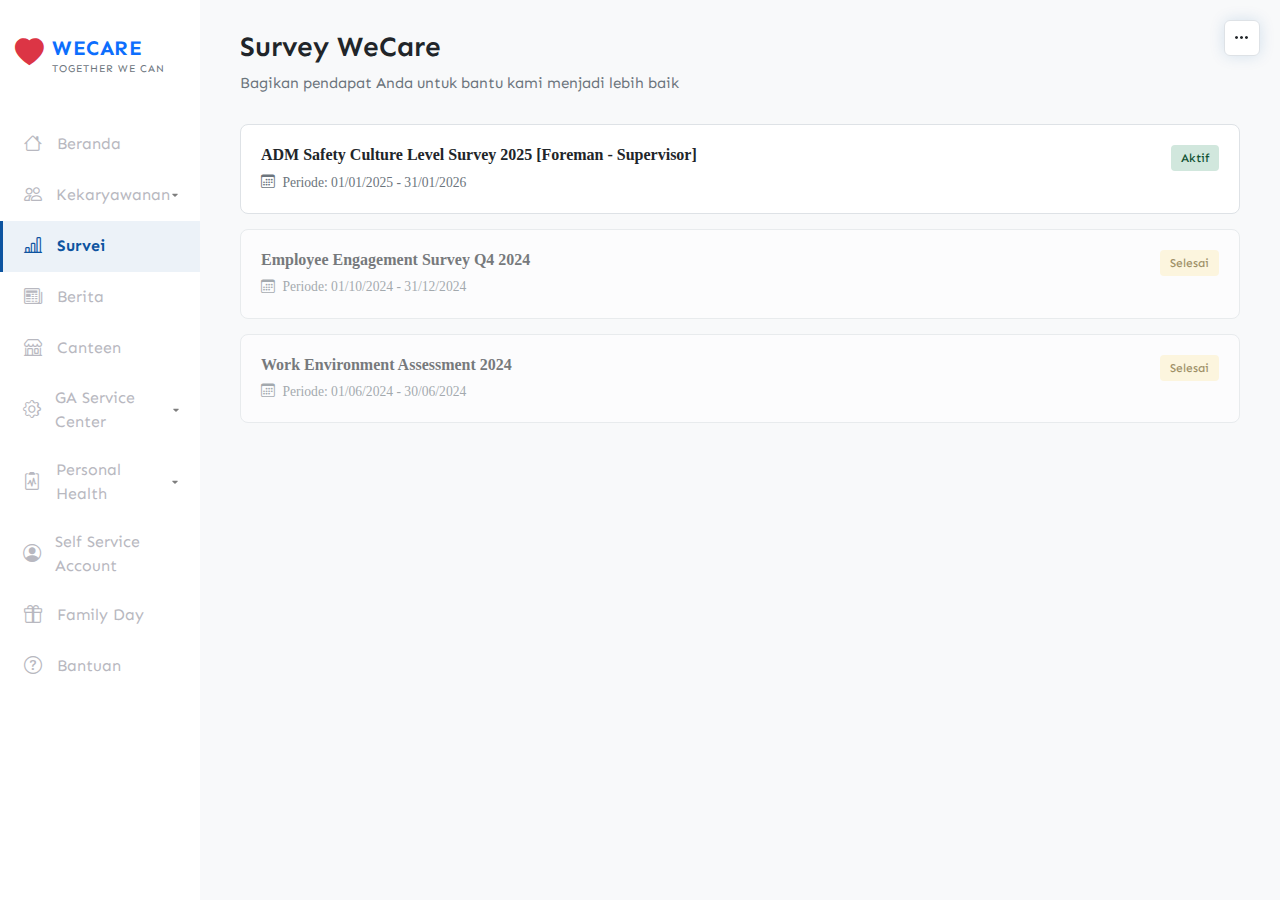
<file: index.html>
<!DOCTYPE html>
<html lang="id">

<head>
    <meta charset="UTF-8">
    <meta name="viewport" content="width=device-width, initial-scale=1.0">
    <meta name="description" content="WeCare Survey - Platform survei karyawan PT. Astra Daihatsu Motor">
    <title>Survey WeCare - Daftar Survei</title>

    <!-- Google Fonts - Sen -->
    <link rel="preconnect" href="https://fonts.googleapis.com">
    <link rel="preconnect" href="https://fonts.gstatic.com" crossorigin>
    <link href="https://fonts.googleapis.com/css2?family=Sen:wght@400;500;600;700;800&display=swap" rel="stylesheet">

    <!-- Bootstrap CSS -->
    <link href="https://cdn.jsdelivr.net/npm/bootstrap@5.3.3/dist/css/bootstrap.min.css" rel="stylesheet">
    <!-- Bootstrap Icons -->
    <link href="https://cdn.jsdelivr.net/npm/bootstrap-icons@1.11.3/font/bootstrap-icons.css" rel="stylesheet">
    <!-- Custom CSS -->
    <link href="css/custom.css" rel="stylesheet">
</head>

<body>
    <div class="wrapper">
        <!-- Sidebar Overlay (Mobile) -->
        <div class="sidebar-overlay"></div>

        <!-- Sidebar Toggle Button (Mobile) -->
        <button class="sidebar-toggle d-lg-none" id="sidebar-toggle">
            <i class="bi bi-list"></i>
        </button>

        <!-- Sidebar -->
        <nav class="sidebar">
            <div class="sidebar-header">
                <a href="index.html" class="sidebar-logo">
                    <i class="bi bi-heart-fill logo-icon"></i>
                    <div>
                        <span class="logo-text">WECARE</span>
                        <span class="logo-tagline">TOGETHER WE CAN</span>
                    </div>
                </a>
            </div>

            <ul class="sidebar-nav list-unstyled">
                <li class="nav-item">
                    <a href="#" class="nav-link">
                        <i class="bi bi-house"></i>
                        Beranda
                    </a>
                </li>

                <li class="nav-item">
                    <a href="#kekaryawanan" class="nav-link submenu-toggle" data-bs-toggle="collapse"
                        aria-expanded="false">
                        <i class="bi bi-people"></i>
                        Kekaryawanan
                    </a>
                    <ul class="collapse nav-submenu" id="kekaryawanan">
                        <li><a href="#" class="nav-link">Data Karyawan</a></li>
                        <li><a href="#" class="nav-link">Absensi</a></li>
                    </ul>
                </li>

                <li class="nav-item">
                    <a href="index.html" class="nav-link active">
                        <i class="bi bi-bar-chart-line"></i>
                        Survei
                    </a>
                </li>

                <li class="nav-item">
                    <a href="#" class="nav-link">
                        <i class="bi bi-newspaper"></i>
                        Berita
                    </a>
                </li>

                <li class="nav-item">
                    <a href="#" class="nav-link">
                        <i class="bi bi-shop"></i>
                        Canteen
                    </a>
                </li>

                <li class="nav-item">
                    <a href="#gaservice" class="nav-link submenu-toggle" data-bs-toggle="collapse"
                        aria-expanded="false">
                        <i class="bi bi-gear"></i>
                        GA Service Center
                    </a>
                    <ul class="collapse nav-submenu" id="gaservice">
                        <li><a href="#" class="nav-link">Request Service</a></li>
                        <li><a href="#" class="nav-link">Status</a></li>
                    </ul>
                </li>

                <li class="nav-item">
                    <a href="#health" class="nav-link submenu-toggle" data-bs-toggle="collapse" aria-expanded="false">
                        <i class="bi bi-clipboard2-pulse"></i>
                        Personal Health
                    </a>
                    <ul class="collapse nav-submenu" id="health">
                        <li><a href="#" class="nav-link">Medical Record</a></li>
                        <li><a href="#" class="nav-link">Health Check</a></li>
                    </ul>
                </li>

                <li class="nav-item">
                    <a href="#" class="nav-link">
                        <i class="bi bi-person-circle"></i>
                        Self Service Account
                    </a>
                </li>

                <li class="nav-item">
                    <a href="#" class="nav-link">
                        <i class="bi bi-gift"></i>
                        Family Day
                    </a>
                </li>

                <li class="nav-item">
                    <a href="#" class="nav-link">
                        <i class="bi bi-question-circle"></i>
                        Bantuan
                    </a>
                </li>
            </ul>
        </nav>

        <!-- Main Content -->
        <main class="main-content">
            <!-- Header Menu (Three Dots) -->
            <div class="header-menu">
                <div class="menu-dots dropdown">
                    <button class="btn" type="button" data-bs-toggle="dropdown" aria-expanded="false">
                        <i class="bi bi-three-dots"></i>
                    </button>
                    <ul class="dropdown-menu dropdown-menu-end">
                        <li><a class="dropdown-item" href="#">Profile</a></li>
                        <li><a class="dropdown-item" href="#">Settings</a></li>
                        <li>
                            <hr class="dropdown-divider">
                        </li>
                        <li><a class="dropdown-item" href="#">Logout</a></li>
                    </ul>
                </div>
            </div>

            <!-- Page Header -->
            <div class="page-header">
                <h1 class="page-title">Survey WeCare</h1>
                <p class="page-subtitle">Bagikan pendapat Anda untuk bantu kami menjadi lebih baik</p>
            </div>

            <!-- Survey List -->
            <div class="survey-list">
                <!-- Survey Item 1 -->
                <a href="detail.html" class="text-decoration-none">
                    <div class="survey-list-item">
                        <div class="d-flex justify-content-between align-items-start">
                            <div>
                                <h5 class="survey-list-title">ADM Safety Culture Level Survey 2025 [Foreman -
                                    Supervisor]</h5>
                                <p class="survey-list-meta mb-0">
                                    <i class="bi bi-calendar3 me-1"></i> Periode: 01/01/2025 - 31/01/2026
                                </p>
                            </div>
                            <span class="survey-status status-active">Aktif</span>
                        </div>
                    </div>
                </a>

                <!-- Survey Item 2 -->
                <div class="survey-list-item" style="opacity: 0.6; cursor: not-allowed;">
                    <div class="d-flex justify-content-between align-items-start">
                        <div>
                            <h5 class="survey-list-title">Employee Engagement Survey Q4 2024</h5>
                            <p class="survey-list-meta mb-0">
                                <i class="bi bi-calendar3 me-1"></i> Periode: 01/10/2024 - 31/12/2024
                            </p>
                        </div>
                        <span class="survey-status status-pending">Selesai</span>
                    </div>
                </div>

                <!-- Survey Item 3 -->
                <div class="survey-list-item" style="opacity: 0.6; cursor: not-allowed;">
                    <div class="d-flex justify-content-between align-items-start">
                        <div>
                            <h5 class="survey-list-title">Work Environment Assessment 2024</h5>
                            <p class="survey-list-meta mb-0">
                                <i class="bi bi-calendar3 me-1"></i> Periode: 01/06/2024 - 30/06/2024
                            </p>
                        </div>
                        <span class="survey-status status-pending">Selesai</span>
                    </div>
                </div>
            </div>
        </main>
    </div>

    <!-- Bootstrap JS -->
    <script src="https://cdn.jsdelivr.net/npm/bootstrap@5.3.3/dist/js/bootstrap.bundle.min.js"></script>
    <!-- Main JS -->
    <script src="js/main.js"></script>
</body>

</html>
</file>
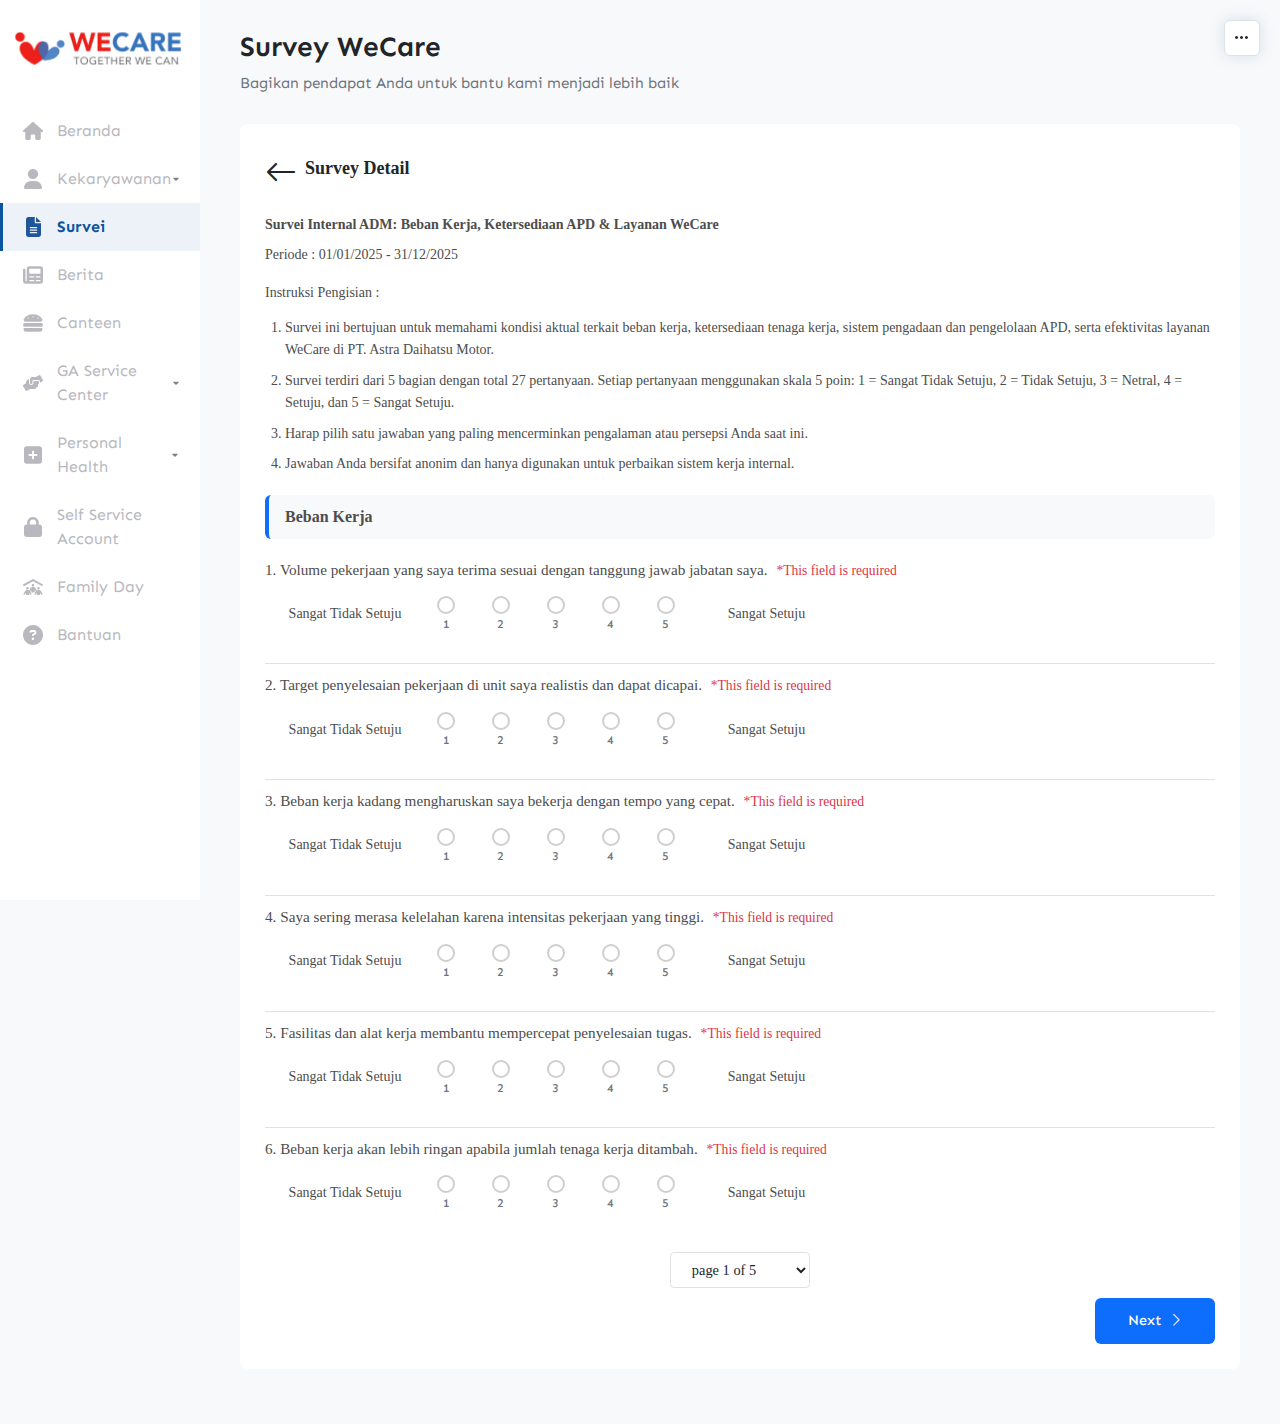
<file: _detail.html>
<!DOCTYPE html>
<html lang="id">

<head>
    <meta charset="UTF-8">
    <meta name="viewport" content="width=device-width, initial-scale=1.0">
    <meta name="description" content="WeCare Survey - ADM Safety Culture Level Survey 2025">
    <title>Survey Detail - WeCare</title>

    <!-- Google Fonts - Sen -->
    <link rel="preconnect" href="https://fonts.googleapis.com">
    <link rel="preconnect" href="https://fonts.gstatic.com" crossorigin>
    <link href="https://fonts.googleapis.com/css2?family=Sen:wght@400;500;600;700;800&display=swap" rel="stylesheet">

    <!-- Bootstrap CSS -->
    <link href="https://cdn.jsdelivr.net/npm/bootstrap@5.3.3/dist/css/bootstrap.min.css" rel="stylesheet">
    <!-- Bootstrap Icons -->
    <link href="https://cdn.jsdelivr.net/npm/bootstrap-icons@1.11.3/font/bootstrap-icons.css" rel="stylesheet">
    <!-- Custom CSS -->
    <link href="css/custom.css" rel="stylesheet">
</head>

<body>
    <div class="wrapper">
        <!-- Sidebar Overlay (Mobile) -->
        <div class="sidebar-overlay"></div>

        <!-- Sidebar Toggle Button (Mobile) -->
        <button class="sidebar-toggle d-lg-none" id="sidebar-toggle">
            <i class="bi bi-list"></i>
        </button>

        <!-- Sidebar -->
        <nav class="sidebar">
            <div class="sidebar-header">
                <a href="index.html" class="sidebar-logo">
                    <img src="assets/we-care-logo-svg.svg" alt="Logo">
                </a>
            </div>

            <ul class="sidebar-nav list-unstyled">
                <li class="nav-item">
                    <a href="#" class="nav-link">
                        <img src="assets/house.svg" alt="Home Icon">
                        Beranda
                    </a>
                </li>

                <li class="nav-item">
                    <a href="#kekaryawanan" class="nav-link submenu-toggle" data-bs-toggle="collapse"
                        aria-expanded="false">
                        <img src="assets/user.svg" alt="Kekaryawanan Icon">
                        Kekaryawanan
                    </a>
                    <ul class="collapse nav-submenu" id="kekaryawanan">
                        <li><a href="#" class="nav-link">Data Karyawan</a></li>
                        <li><a href="#" class="nav-link">Absensi</a></li>
                    </ul>
                </li>

                <li class="nav-item">
                    <a href="index.html" class="nav-link active">
                        <img src="assets/file-lines.svg" alt="Survei Icon">
                        Survei
                    </a>
                </li>

                <li class="nav-item">
                    <a href="#" class="nav-link">
                        <img src="assets/newspaper.svg" alt="Berita Icon">
                        Berita
                    </a>
                </li>

                <li class="nav-item">
                    <a href="#" class="nav-link">
                        <img src="assets/hamburger-solid.svg" alt="Canteen Icon">
                        Canteen
                    </a>
                </li>

                <li class="nav-item">
                    <a href="#gaservice" class="nav-link submenu-toggle" data-bs-toggle="collapse"
                        aria-expanded="false">
                        <img src="assets/hands-helping-solid.svg" alt="GA Service Center Icon">
                        GA Service Center
                    </a>
                    <ul class="collapse nav-submenu" id="gaservice">
                        <li><a href="#" class="nav-link">Request Service</a></li>
                        <li><a href="#" class="nav-link">Status</a></li>
                    </ul>
                </li>

                <li class="nav-item">
                    <a href="#health" class="nav-link submenu-toggle" data-bs-toggle="collapse" aria-expanded="false">
                        <img src="assets/square-plus.svg" alt="Personal Health Icon">
                        Personal Health
                    </a>
                    <ul class="collapse nav-submenu" id="health">
                        <li><a href="#" class="nav-link">Medical Record</a></li>
                        <li><a href="#" class="nav-link">Health Check</a></li>
                    </ul>
                </li>

                <li class="nav-item">
                    <a href="#" class="nav-link">
                        <img src="assets/lock.svg" alt="Self Service Account Icon">
                        Self Service Account
                    </a>
                </li>

                <li class="nav-item">
                    <a href="#" class="nav-link">
                        <img src="assets/people-roof.svg" alt="Family Day Icon">
                        Family Day
                    </a>
                </li>

                <li class="nav-item">
                    <a href="#" class="nav-link">
                        <img src="assets/circle-question.svg" alt="Bantuan Icon">
                        Bantuan
                    </a>
                </li>
            </ul>
        </nav>

        <!-- Main Content -->
        <main class="main-content">
            <!-- Header Menu (Three Dots) -->
            <div class="header-menu">
                <div class="menu-dots dropdown">
                    <button class="btn" type="button" data-bs-toggle="dropdown" aria-expanded="false">
                        <i class="bi bi-three-dots"></i>
                    </button>
                    <ul class="dropdown-menu dropdown-menu-end">
                        <li><a class="dropdown-item" href="#">Profile</a></li>
                        <li><a class="dropdown-item" href="#">Settings</a></li>
                        <li>
                            <hr class="dropdown-divider">
                        </li>
                        <li><a class="dropdown-item" href="#">Logout</a></li>
                    </ul>
                </div>
            </div>

            <!-- Page Header -->
            <div class="page-header">
                <h1 class="page-title">Survey WeCare</h1>
                <p class="page-subtitle">Bagikan pendapat Anda untuk bantu kami menjadi lebih baik</p>
            </div>



            <!-- Survey Container -->
            <div id="survey-container" class="survey-card">
                <!-- Back Link -->
                <a href="index.html" class="back-link">
                    <i class="bi bi-arrow-left"></i>
                    <strong class="survey-title">Survey Detail</strong>
                </a>

                <!-- Survey Header (rendered by JS) -->
                <div id="survey-header"></div>

                <!-- Instructions (rendered by JS) -->
                <div id="survey-instructions"></div>

                <!-- Questions Container (rendered by JS) -->
                <div id="questions-container"></div>

                <!-- Pagination -->
                <div id="pagination-container" class="pagination-container"></div>

                <!-- Navigation Buttons -->
                <div id="nav-buttons"></div>
            </div>
        </main>
    </div>

    <!-- Bootstrap JS -->
    <script src="https://cdn.jsdelivr.net/npm/bootstrap@5.3.3/dist/js/bootstrap.bundle.min.js"></script>
    <!-- Survey Data -->
    <script src="js/survey-data.js"></script>
    <!-- Main JS -->
    <script src="js/main.js"></script>
</body>

</html>
</file>
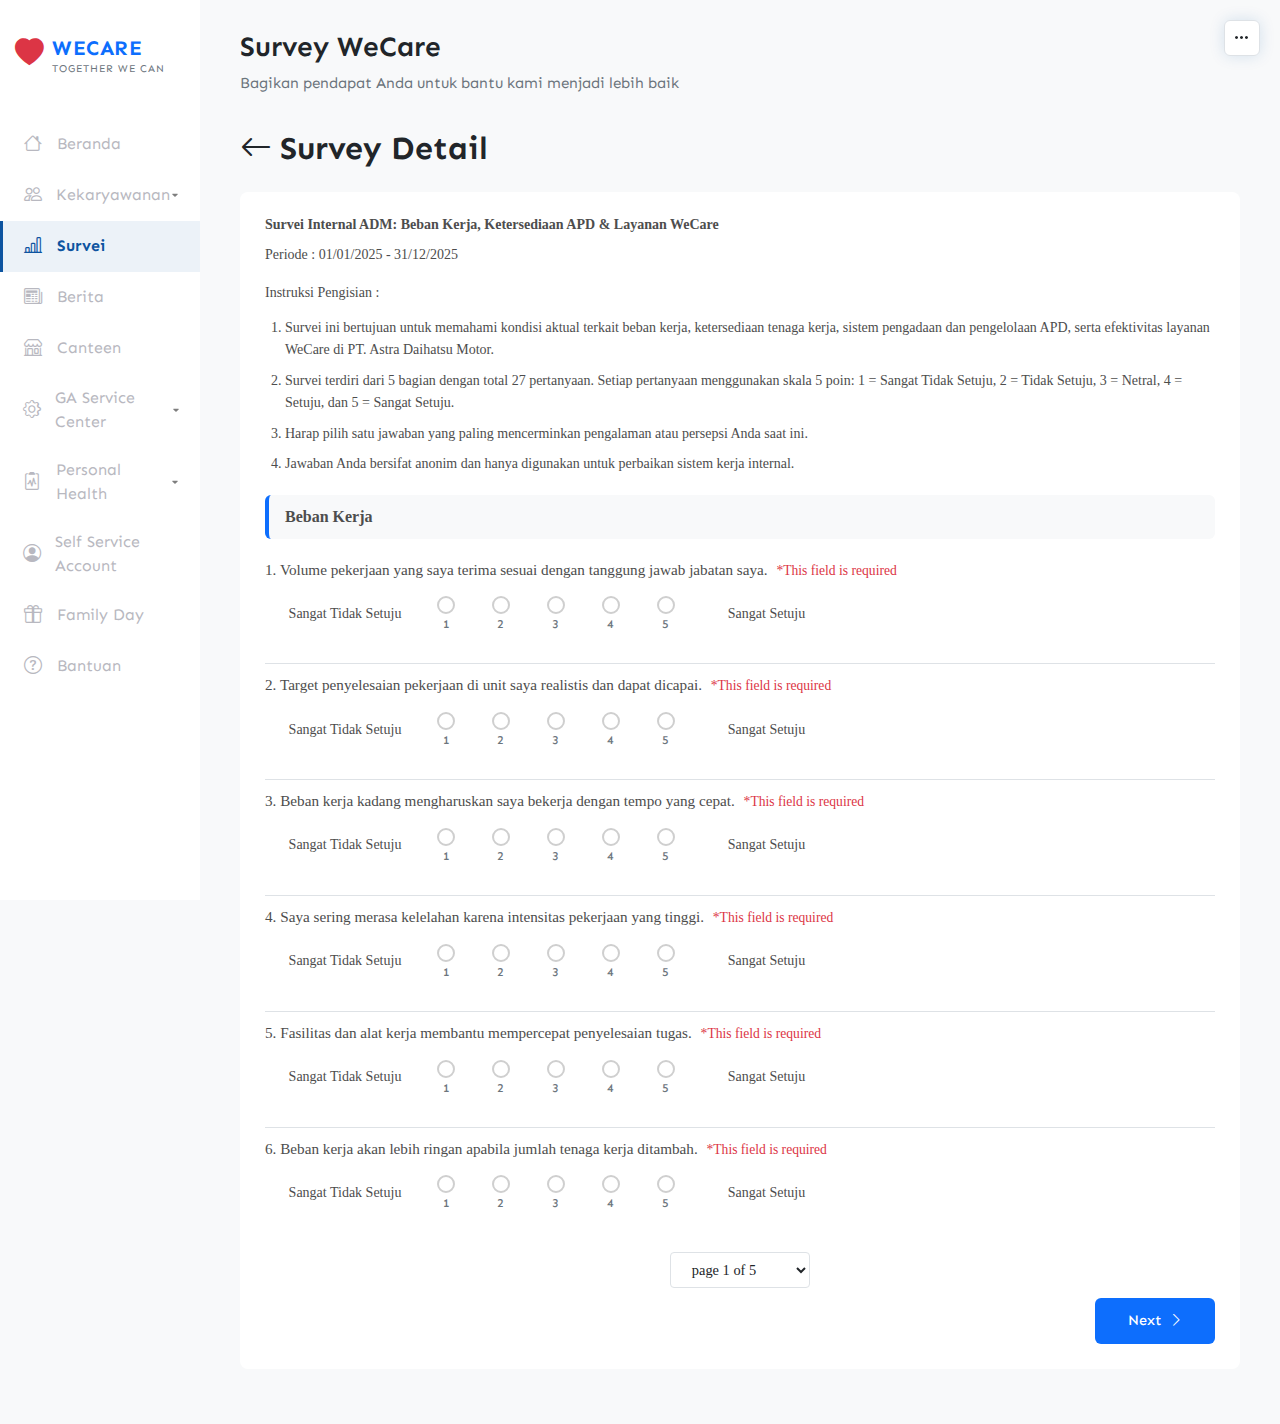
<file: detail.html>
<!DOCTYPE html>
<html lang="id">

<head>
    <meta charset="UTF-8">
    <meta name="viewport" content="width=device-width, initial-scale=1.0">
    <meta name="description" content="WeCare Survey - ADM Safety Culture Level Survey 2025">
    <title>Survey Detail - WeCare</title>

    <!-- Google Fonts - Sen -->
    <link rel="preconnect" href="https://fonts.googleapis.com">
    <link rel="preconnect" href="https://fonts.gstatic.com" crossorigin>
    <link href="https://fonts.googleapis.com/css2?family=Sen:wght@400;500;600;700;800&display=swap" rel="stylesheet">

    <!-- Bootstrap CSS -->
    <link href="https://cdn.jsdelivr.net/npm/bootstrap@5.3.3/dist/css/bootstrap.min.css" rel="stylesheet">
    <!-- Bootstrap Icons -->
    <link href="https://cdn.jsdelivr.net/npm/bootstrap-icons@1.11.3/font/bootstrap-icons.css" rel="stylesheet">
    <!-- Custom CSS -->
    <link href="css/custom.css" rel="stylesheet">
</head>

<body>
    <div class="wrapper">
        <!-- Sidebar Overlay (Mobile) -->
        <div class="sidebar-overlay"></div>

        <!-- Sidebar Toggle Button (Mobile) -->
        <button class="sidebar-toggle d-lg-none" id="sidebar-toggle">
            <i class="bi bi-list"></i>
        </button>

        <!-- Sidebar -->
        <nav class="sidebar">
            <div class="sidebar-header">
                <a href="index.html" class="sidebar-logo">
                    <i class="bi bi-heart-fill logo-icon"></i>
                    <div>
                        <span class="logo-text">WECARE</span>
                        <span class="logo-tagline">TOGETHER WE CAN</span>
                    </div>
                </a>
            </div>

            <ul class="sidebar-nav list-unstyled">
                <li class="nav-item">
                    <a href="#" class="nav-link">
                        <i class="bi bi-house"></i>
                        Beranda
                    </a>
                </li>

                <li class="nav-item">
                    <a href="#kekaryawanan" class="nav-link submenu-toggle" data-bs-toggle="collapse"
                        aria-expanded="false">
                        <i class="bi bi-people"></i>
                        Kekaryawanan
                    </a>
                    <ul class="collapse nav-submenu" id="kekaryawanan">
                        <li><a href="#" class="nav-link">Data Karyawan</a></li>
                        <li><a href="#" class="nav-link">Absensi</a></li>
                    </ul>
                </li>

                <li class="nav-item">
                    <a href="index.html" class="nav-link active">
                        <i class="bi bi-bar-chart-line"></i>
                        Survei
                    </a>
                </li>

                <li class="nav-item">
                    <a href="#" class="nav-link">
                        <i class="bi bi-newspaper"></i>
                        Berita
                    </a>
                </li>

                <li class="nav-item">
                    <a href="#" class="nav-link">
                        <i class="bi bi-shop"></i>
                        Canteen
                    </a>
                </li>

                <li class="nav-item">
                    <a href="#gaservice" class="nav-link submenu-toggle" data-bs-toggle="collapse"
                        aria-expanded="false">
                        <i class="bi bi-gear"></i>
                        GA Service Center
                    </a>
                    <ul class="collapse nav-submenu" id="gaservice">
                        <li><a href="#" class="nav-link">Request Service</a></li>
                        <li><a href="#" class="nav-link">Status</a></li>
                    </ul>
                </li>

                <li class="nav-item">
                    <a href="#health" class="nav-link submenu-toggle" data-bs-toggle="collapse" aria-expanded="false">
                        <i class="bi bi-clipboard2-pulse"></i>
                        Personal Health
                    </a>
                    <ul class="collapse nav-submenu" id="health">
                        <li><a href="#" class="nav-link">Medical Record</a></li>
                        <li><a href="#" class="nav-link">Health Check</a></li>
                    </ul>
                </li>

                <li class="nav-item">
                    <a href="#" class="nav-link">
                        <i class="bi bi-person-circle"></i>
                        Self Service Account
                    </a>
                </li>

                <li class="nav-item">
                    <a href="#" class="nav-link">
                        <i class="bi bi-gift"></i>
                        Family Day
                    </a>
                </li>

                <li class="nav-item">
                    <a href="#" class="nav-link">
                        <i class="bi bi-question-circle"></i>
                        Bantuan
                    </a>
                </li>
            </ul>
        </nav>

        <!-- Main Content -->
        <main class="main-content">
            <!-- Header Menu (Three Dots) -->
            <div class="header-menu">
                <div class="menu-dots dropdown">
                    <button class="btn" type="button" data-bs-toggle="dropdown" aria-expanded="false">
                        <i class="bi bi-three-dots"></i>
                    </button>
                    <ul class="dropdown-menu dropdown-menu-end">
                        <li><a class="dropdown-item" href="#">Profile</a></li>
                        <li><a class="dropdown-item" href="#">Settings</a></li>
                        <li>
                            <hr class="dropdown-divider">
                        </li>
                        <li><a class="dropdown-item" href="#">Logout</a></li>
                    </ul>
                </div>
            </div>

            <!-- Page Header -->
            <div class="page-header">
                <h1 class="page-title">Survey WeCare</h1>
                <p class="page-subtitle">Bagikan pendapat Anda untuk bantu kami menjadi lebih baik</p>
            </div>

            <!-- Back Link -->
            <a href="index.html" class="back-link">
                <i class="bi bi-arrow-left"></i>
                <strong>Survey Detail</strong>
            </a>

            <!-- Survey Container -->
            <div id="survey-container" class="survey-card">
                <!-- Survey Header (rendered by JS) -->
                <div id="survey-header"></div>

                <!-- Instructions (rendered by JS) -->
                <div id="survey-instructions"></div>

                <!-- Questions Container (rendered by JS) -->
                <div id="questions-container"></div>

                <!-- Pagination -->
                <div id="pagination-container" class="pagination-container"></div>

                <!-- Navigation Buttons -->
                <div id="nav-buttons"></div>
            </div>
        </main>
    </div>

    <!-- Bootstrap JS -->
    <script src="https://cdn.jsdelivr.net/npm/bootstrap@5.3.3/dist/js/bootstrap.bundle.min.js"></script>
    <!-- Survey Data -->
    <script src="js/survey-data.js"></script>
    <!-- Main JS -->
    <script src="js/main.js"></script>
</body>

</html>
</file>
<file: css/custom.css>
/**
 * WeCare Survey - Custom Styles
 * Styling untuk sidebar, form survei, dan komponen lainnya
 */

/* ============================================
   CSS Variables
   ============================================ */
:root {
  --sidebar-width: 200px;
  --sidebar-bg: #fff;
  --primary-color: #0d6efd;
  --primary-hover: #0b5ed7;
  --text-dark: #212529;
  --text-muted: #6c757d;
  --border-color: #dee2e6;
  --wecare-red: #dc3545;
  --wecare-blue: #0d6efd;
}

/* ============================================
   Body & Layout
   ============================================ */
body {
  font-family: "Sen", -apple-system, BlinkMacSystemFont, "Segoe UI", Roboto,
    "Helvetica Neue", Arial, sans-serif;
  background-color: #f8f9fa;
  min-height: 100vh;
}

.wrapper {
  display: flex;
  min-height: 100vh;
}

/* ============================================
   Sidebar
   ============================================ */
.sidebar {
  width: var(--sidebar-width);
  height: 100vh;
  background-color: var(--sidebar-bg);
  position: fixed;
  top: 0;
  left: 0;
  z-index: 100;
  transition: transform 0.3s ease;
  display: flex;
  flex-direction: column;
}

.sidebar-nav {
  padding: 10px 0;
  overflow-y: auto;
  flex: 1;
  /* Custom Scrollbar for Sidebar */
  scrollbar-width: auto;
  scrollbar-color: #d1d1d1 transparent;
}

.sidebar-nav::-webkit-scrollbar {
  width: 6px;
}

.sidebar-nav::-webkit-scrollbar-track {
  background: transparent;
}

.sidebar-nav::-webkit-scrollbar-thumb {
  background-color: #d1d1d1;
  border-radius: 20px;
}

.sidebar-header {
  padding: 12px 15px;
  margin: 20px 0px;
}

.sidebar-logo {
  display: flex;
  align-items: center;
  text-decoration: none;
}

.sidebar-logo .logo-icon {
  font-size: 1.8rem;
  color: var(--wecare-red);
  margin-right: 8px;
}

.sidebar-logo .logo-text {
  font-size: 1.3rem;
  font-weight: 700;
  color: var(--wecare-blue);
  letter-spacing: 0.5px;
}

.sidebar-logo .logo-tagline {
  font-size: 0.65rem;
  color: var(--text-muted);
  display: block;
  margin-top: -2px;
  letter-spacing: 1px;
}

/* Sidebar Navigation */
.sidebar-nav {
  padding: 10px 0;
}

.nav-item {
  margin-bottom: 0;
}

.nav-link {
  display: flex;
  align-items: center;
  padding: 12px 20px;
  color: #b8b8c0;
  text-decoration: none;
  font-size: 16px;
  font-weight: 400;
  transition: all 0.2s ease;
  border-left: 3px solid transparent;
}

.nav-link:hover {
  background-color: rgba(0, 0, 0, 0.04);
  color: #0d54a0;
}

.nav-link:hover img {
  filter: brightness(0) saturate(100%) invert(24%) sepia(89%) saturate(1032%) hue-rotate(190deg) brightness(93%) contrast(91%);
}

.nav-link.active {
  background-color: rgba(13, 84, 160, 0.08);
  color: #0d54a0;
  border-left-color: #0d54a0;
  font-weight: 700;
}

.nav-link.active img {
  filter: brightness(0) saturate(100%) invert(24%) sepia(89%) saturate(1032%) hue-rotate(190deg) brightness(93%) contrast(91%);
}

.nav-link i {
  font-size: 1.125rem;
  margin-right: 14px;
  width: 20px;
  text-align: center;
  color: inherit;
}

.nav-link img {
  width: 20px;
  height: 20px;
  margin-right: 14px;
  flex-shrink: 0;
  object-fit: contain;
  filter: brightness(0) saturate(100%) invert(79%) sepia(5%) saturate(200%) hue-rotate(201deg) brightness(95%) contrast(87%);
  transition: filter 0.2s ease;
}

/* Submenu */
.nav-submenu {
  list-style: none;
  padding-left: 0;
  margin: 0;
  background-color: rgba(0, 0, 0, 0.02);
}

.nav-submenu .nav-link {
  padding-left: 54px;
  font-size: 0.8125rem;
}

.submenu-toggle {
  position: relative;
}

.submenu-toggle::after {
  content: "";
  display: inline-block;
  width: 10px;
  height: 10px;
  margin-left: auto;
  background-image: url("../assets/caret-down-solid.svg");
  background-size: contain;
  background-repeat: no-repeat;
  background-position: center;
  transition: transform 0.2s ease;
  opacity: 0.5;
}

.submenu-toggle[aria-expanded="true"]::after {
  transform: rotate(180deg);
}

/* ============================================
   Main Content
   ============================================ */
.main-content {
  margin-left: var(--sidebar-width);
  flex: 1;
  padding: 30px 40px;
  background-color: #f8f9fa;
}

/* Page Header */
.page-header {
  margin-bottom: 30px;
}

.page-title {
  font-size: 1.75rem;
  font-weight: 600;
  color: var(--text-dark);
  margin-bottom: 8px;
}

.page-subtitle {
  color: var(--text-muted);
  font-size: 0.95rem;
}

/* ============================================
   Survey Detail
   ============================================ */
.back-link {
  display: inline-flex;
  align-items: center;
  color: var(--text-dark);
  text-decoration: none;
  font-weight: 500;
  margin-bottom: 20px;
  transition: color 0.2s ease;
  font-size: 2rem;
}

.back-link:hover {
  color: var(--primary-color);
}

.back-link i {
  margin-right: 8px;
}

.survey-card {
  background: #fff;
  border-radius: 8px;
  padding: 25px;
  margin-bottom: 25px;
}

.survey-title {
  font-size: 1.25rem;
  font-weight: 600;
  color: var(--text-dark);
  margin-bottom: 10px;
}

.survey-period {
  color: var(--text-muted);
  font-size: 0.9rem;
  margin-bottom: 20px;
}

/* Times New Roman Font for Survey Content */
.survey-title,
.survey-period,
.instructions-title,
.instructions-list,
.section-title,
.question-label,
.option-item label,
.required-indicator,
.survey-list-title,
.survey-list-meta {
  font-family: "Times New Roman", Times, serif;
  color: #4d4d4d;
  font-size: 14px;
}

/* Ensure "Survey Detail" retains its color */
.back-link .survey-title {
  color: var(--text-dark);
  font-size: 18px;
  font-weight: 800;
}

/* Instructions */
.instructions-title {
  font-size: 14px;
  margin-bottom: 15px;
  color: #4d4d4d;
}

.instructions-list {
  list-style-type: decimal;
  padding-left: 20px;
  margin-bottom: 20px;
}

.instructions-list li {
  margin-bottom: 8px;
  color: #4d4d4d;
  line-height: 1.6;
}

/* Section Header */
.section-header {
  background-color: #f8f9fa;
  padding: 12px 16px;
  border-radius: 6px;
  margin-bottom: 20px;
  border-left: 4px solid var(--primary-color);
}

.section-title {
  font-size: 1rem;
  font-weight: 600;
  color: #4d4d4d;
  margin: 0;
}

/* ============================================
   Survey Form Questions
   ============================================ */
.question-container {
  margin-bottom: 10px;
  padding-bottom: 25px;
  border-bottom: 1px solid var(--border-color);
}

.question-container:last-child {
  border-bottom: none;
}

.question-label {
  font-size: 0.95rem;
  font-weight: 500;
  color: #4d4d4d;
  margin-bottom: 15px;
  line-height: 1.5;
}

.required-indicator {
  color: var(--wecare-red);
  font-size: 0.85rem;
  margin-left: 5px;
}

/* Radio Options */
.option-item {
  display: flex;
  align-items: flex-start;
  padding: 12px 15px;
  border-radius: 6px;
  background-color: #fafafa;
  transition: background-color 0.2s ease;
  cursor: pointer;
  font-size: 14px;
}

.option-item:hover {
  background-color: #f0f0f0;
}

.option-item input[type="radio"] {
  margin-top: 4px;
  margin-right: 12px;
  flex-shrink: 0;
  width: 18px;
  height: 18px;
  cursor: pointer;
}

.option-item label {
  color: #4d4d4d;
  line-height: 1.6;
  cursor: pointer;
  margin-bottom: 0;
}

.option-item:has(input[type="radio"]:checked) {
  background-color: rgba(13, 110, 253, 0.08);
  border: 1px solid rgba(13, 110, 253, 0.3);
}

/* ============================================
   Rating row (left label, 5 radios, right label)
   ============================================ */
.rating-row {
  display: flex;
  align-items: center;
  gap: 12px;
  margin-bottom: 8px;
  justify-content: flex-start;
}

.rating-left,
.rating-right {
  min-width: 160px;
  max-width: 220px;
  font-family: "Times New Roman", Times, serif;
  color: #4d4d4d;
  font-size: 14px;
  text-align: center;
}

.rating-scale {
  display: flex;
  align-items: center;
  justify-content: space-between;
  gap: 8px;
  flex: 0 0 25%;
  max-width: 50%;
}

.rating-option {
  display: flex;
  flex-direction: column;
  align-items: center;
  justify-content: center;
  gap: 4px;
}

.rating-option input[type="radio"] {
  appearance: none;
  -webkit-appearance: none;
  width: 18px;
  height: 18px;
  border-radius: 50%;
  border: 2px solid #cfcfcf;
  background-clip: content-box;
  cursor: pointer;
  position: relative;
}

.rating-option input[type="radio"]:focus {
  outline: none;
  box-shadow: 0 0 0 4px rgba(13, 110, 253, 0.08);
  border-color: var(--primary-color);
  padding: 2px;
}

.rating-option input[type="radio"]:checked {
  background-color: var(--wecare-red);
  border-color: var(--wecare-red);
  padding: 2px;
}

.rating-option label {
  /* Empty visual label kept for semantics; hide any text */
  display: none;
}

.rating-value {
  font-size: 0.75rem;
  color: var(--text-muted);
  font-weight: 500;
  line-height: 1;
}

@media (max-width: 576px) {

  .rating-left,
  .rating-right {
    min-width: 90px;
    font-size: 13px;
  }

  .rating-scale {
    gap: 12px;
  }
}

/* ============================================
   Pagination
   ============================================ */
.pagination-container {
  display: flex;
  justify-content: center;
  align-items: center;
  margin-top: 10px;
  margin-bottom: 10px;
  font-size: 1rem;
  font-family: "Times New Roman", Times, serif;
}

.pagination-select {
  padding: 8px 35px 8px 15px;
  border: 1px solid var(--border-color);
  border-radius: 4px;
  font-size: 0.9rem;
  color: var(--text-dark);
  background-color: #fff;
  cursor: pointer;
  min-width: 140px;
  text-align: center;
}

.pagination-select:focus {
  outline: none;
  border-color: var(--primary-color);
  box-shadow: 0 0 0 2px rgba(13, 110, 253, 0.25);
}

/* ============================================
   Navigation Buttons
   ============================================ */
.nav-buttons-wrapper {
  display: flex;
  justify-content: space-between;
  align-items: center;
  margin-top: 10px;
  gap: 15px;
}

.nav-btn-left {
  flex: 1;
}

.nav-btn-right {
  flex: 1;
  display: flex;
  justify-content: flex-end;
}

.btn-nav {
  padding: 12px 24px;
  font-size: 0.9rem;
  font-weight: 500;
  border-radius: 6px;
  cursor: pointer;
  transition: all 0.2s ease;
  display: inline-flex;
  align-items: center;
  gap: 8px;
}

.btn-prev {
  background-color: #fff;
  border: 1px solid var(--border-color);
  color: var(--text-dark);
}

.btn-prev:hover {
  background-color: #f8f9fa;
  border-color: var(--text-muted);
}

.btn-next {
  background-color: var(--primary-color);
  border: none;
  color: #fff;
  min-width: 120px;
  justify-content: center;
}

.btn-next:hover {
  background-color: var(--primary-hover);
}

/* Legacy nav-buttons class for backwards compatibility */
.nav-buttons {
  display: flex;
  gap: 10px;
  margin-top: 20px;
}

/* ============================================
   Submit Button (Full Width)
   ============================================ */
.btn-submit {
  width: 100%;
  padding: 14px 24px;
  font-size: 1rem;
  font-weight: 500;
  background-color: var(--primary-color);
  border: none;
  border-radius: 6px;
  color: #fff;
  cursor: pointer;
  transition: background-color 0.2s ease;
}

.btn-submit:hover {
  background-color: var(--primary-hover);
}

.btn-submit:disabled {
  background-color: #6c757d;
  cursor: not-allowed;
}

/* ============================================
   Survey List (Index Page)
   ============================================ */
.survey-list-item {
  background: #fff;
  border: 1px solid var(--border-color);
  border-radius: 8px;
  padding: 20px;
  margin-bottom: 15px;
  transition: all 0.2s ease;
  cursor: pointer;
}

.survey-list-item:hover {
  border-color: var(--primary-color);
  box-shadow: 0 2px 8px rgba(0, 0, 0, 0.08);
}

.survey-list-title {
  font-size: 1rem;
  font-weight: 600;
  color: var(--text-dark);
  margin-bottom: 8px;
}

.survey-list-meta {
  font-size: 0.85rem;
  color: var(--text-muted);
}

.survey-status {
  display: inline-block;
  padding: 4px 10px;
  border-radius: 4px;
  font-size: 0.75rem;
  font-weight: 500;
}

.status-active {
  background-color: #d1e7dd;
  color: #0f5132;
}

.status-pending {
  background-color: #fff3cd;
  color: #664d03;
}

/* ============================================
   Three Dots Menu (Top Right)
   ============================================ */
.header-menu {
  position: fixed;
  top: 20px;
  right: 20px;
  z-index: 101;
}

.menu-dots {
  background: #fff;
  border: 1px solid var(--border-color);
  border-radius: 6px;
  width: 36px;
  height: 36px;
  display: flex;
  align-items: center;
  justify-content: center;
  cursor: pointer;
  transition: all 0.3s ease;
  box-shadow: 0 0 15px rgba(13, 84, 160, 0.15);
  color: #0d54a0;
}

.menu-dots:hover {
  background-color: #f8f9fa;
  box-shadow: 0 0 20px rgba(13, 84, 160, 0.3);
}

.menu-dots::before {
  color: #0d54a0;
}

/* ============================================
   Responsive Design
   ============================================ */
@media (max-width: 991px) {
  .sidebar {
    transform: translateX(-100%);
  }

  .sidebar.show {
    transform: translateX(0);
  }

  .main-content {
    margin-left: 0;
    padding: 20px;
  }

  .sidebar-toggle {
    display: block;
    position: fixed;
    top: 15px;
    left: 15px;
    z-index: 101;
    background: #fff;
    border: 1px solid var(--border-color);
    border-radius: 6px;
    padding: 8px 12px;
    cursor: pointer;
  }
}

@media (max-width: 576px) {
  .main-content {
    padding: 15px;
  }

  .page-title {
    font-size: 1.5rem;
    font-family: "Sen", serif;
  }

  .option-item {
    padding: 10px 12px;
  }

  .pagination-container {
    justify-content: center;
  }
}

/* ============================================
   Overlay for Mobile
   ============================================ */
.sidebar-overlay {
  display: none;
  position: fixed;
  top: 0;
  left: 0;
  right: 0;
  bottom: 0;
  background-color: rgba(0, 0, 0, 0.5);
  z-index: 99;
}

.sidebar-overlay.show {
  display: block;
}

/* ============================================
   Utilities
   ============================================ */
.text-required {
  color: var(--wecare-red);
  font-size: 0.85rem;
}

.mb-0 {
  margin-bottom: 0 !important;
}

.mt-3 {
  margin-top: 1rem !important;
}

.d-none {
  display: none !important;
}
</file>
